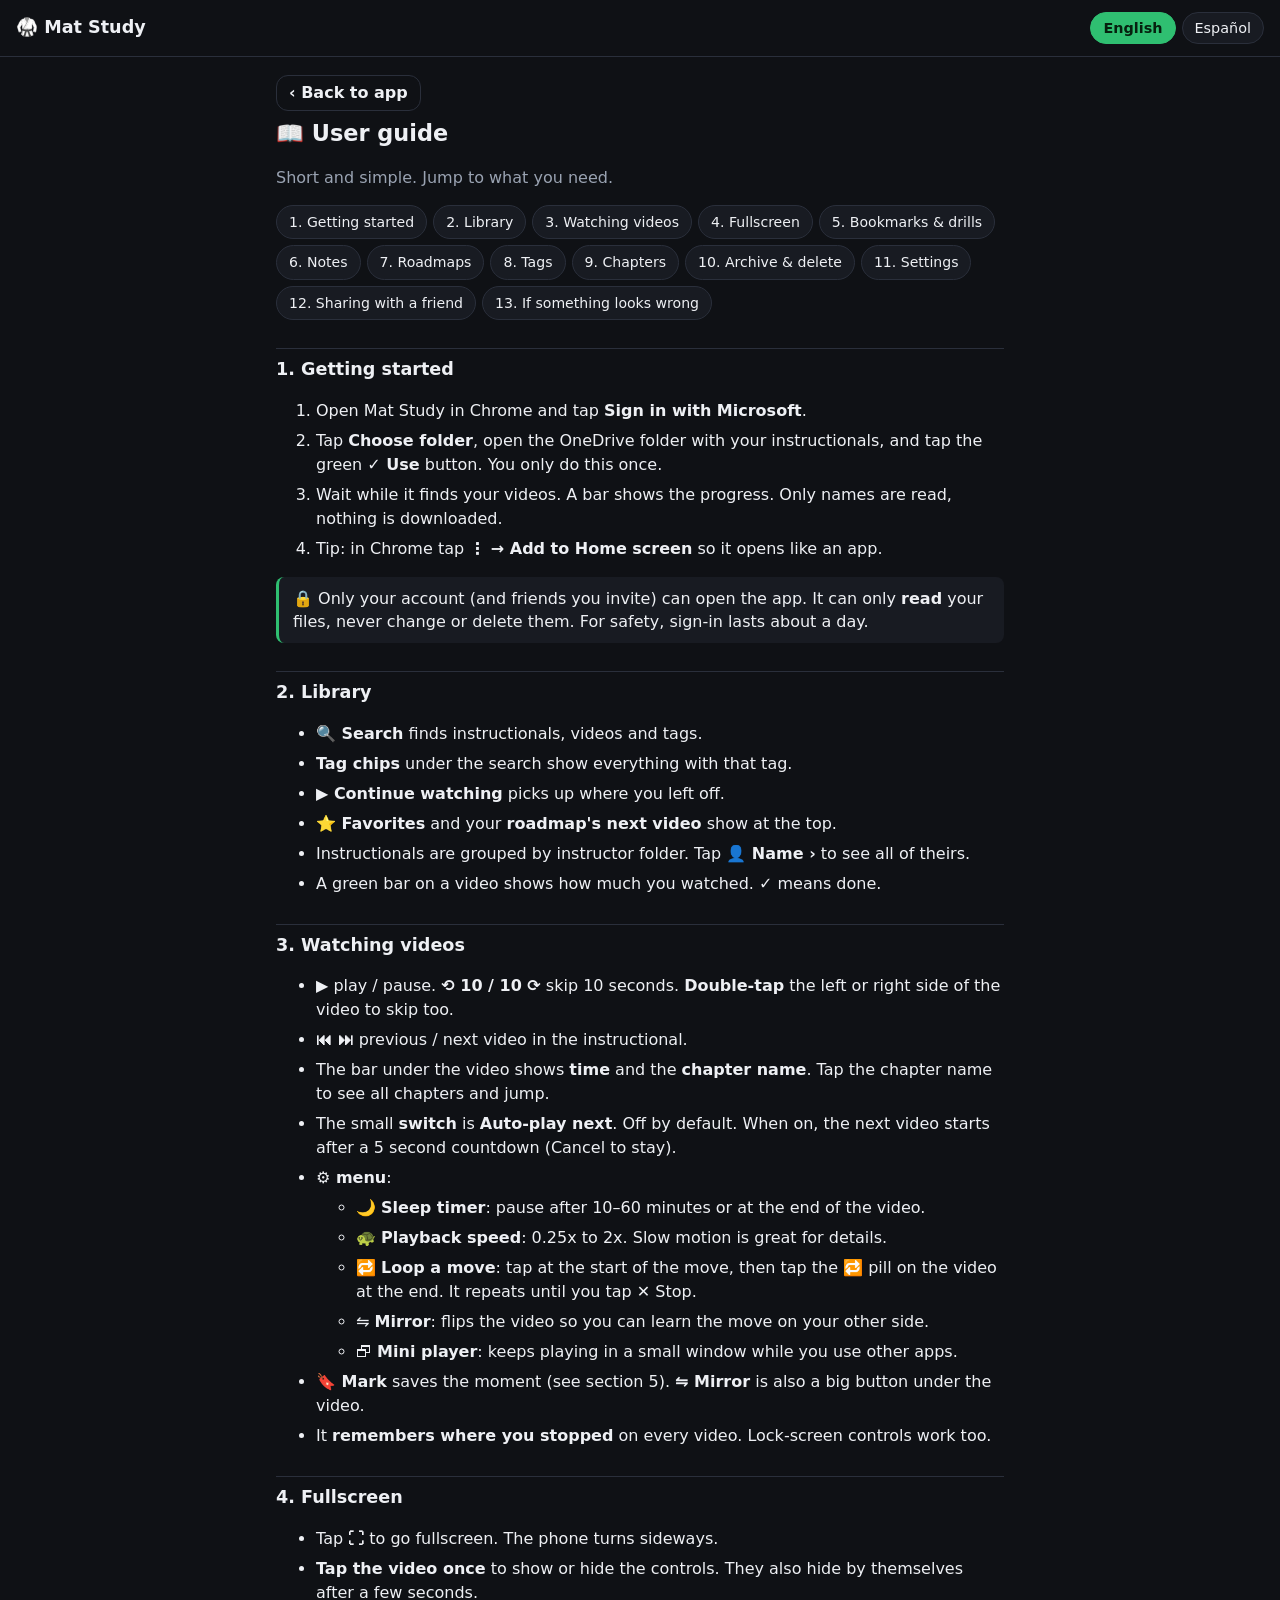
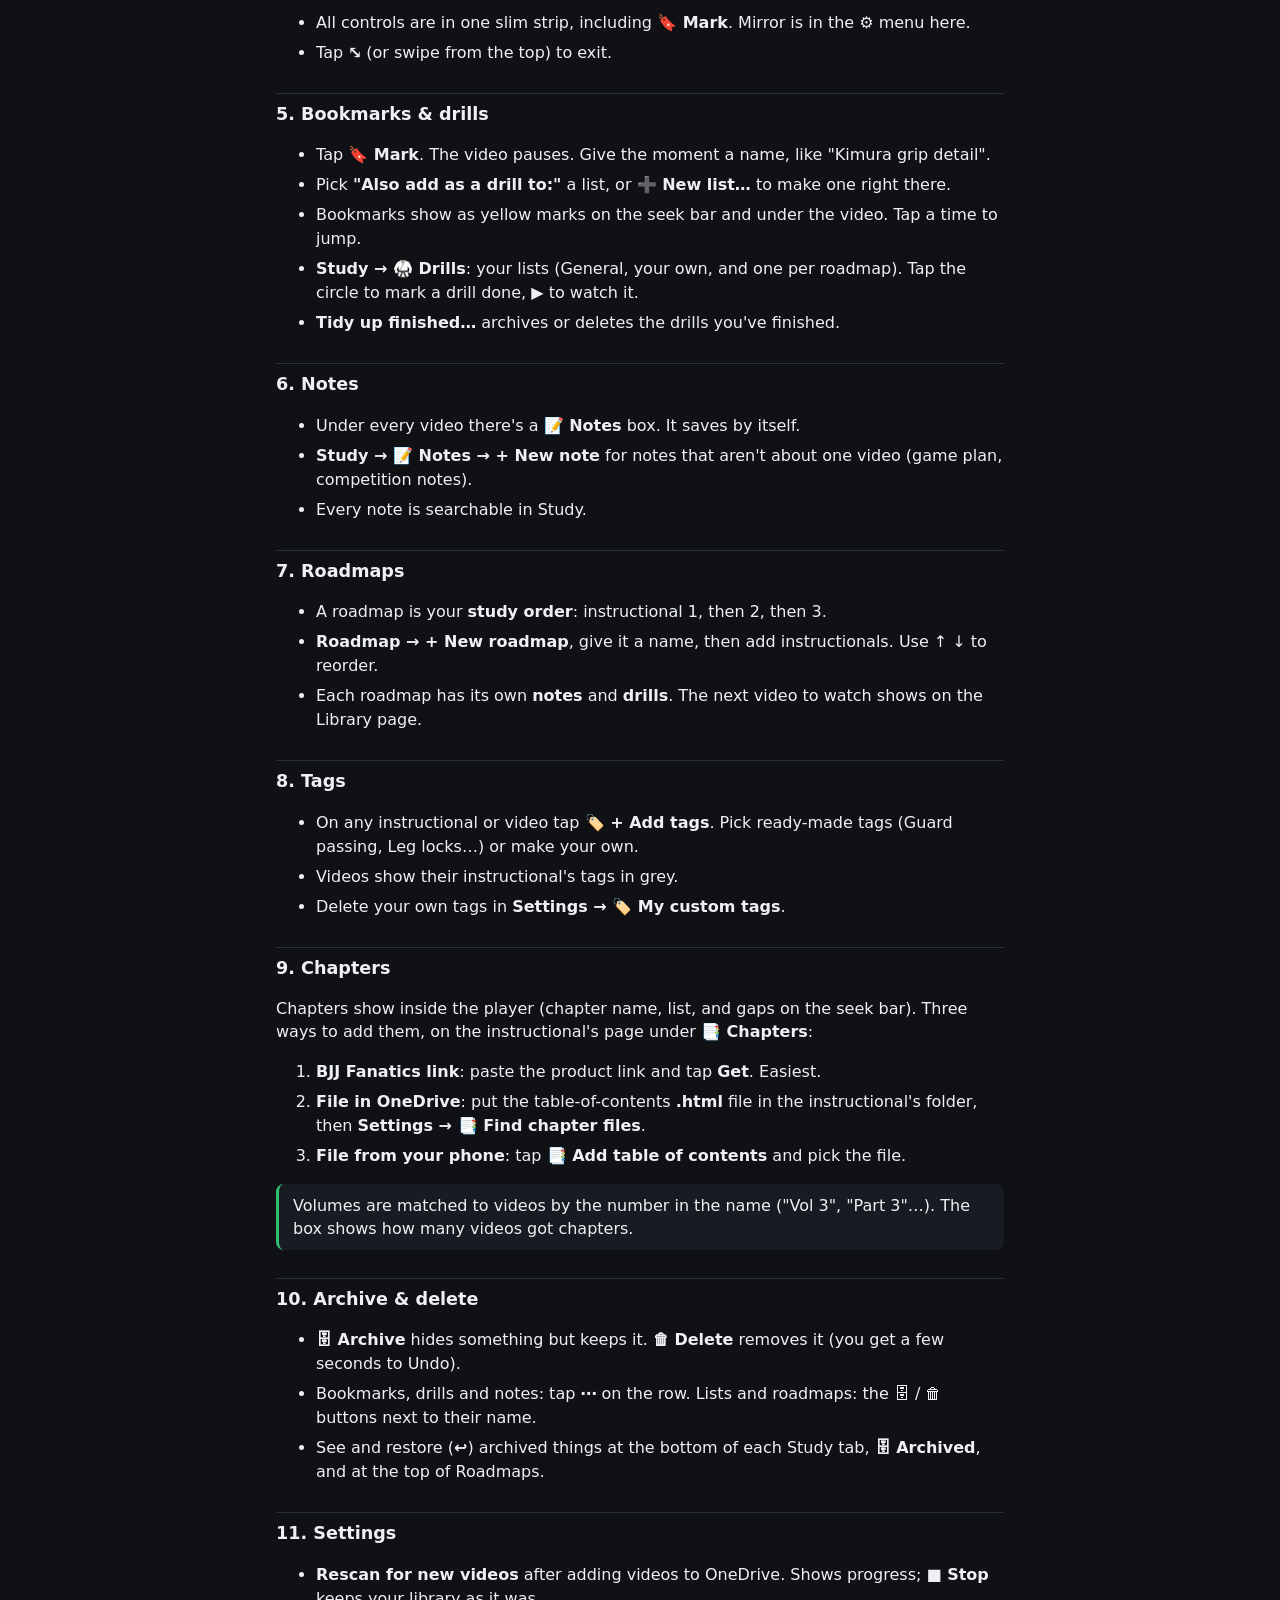
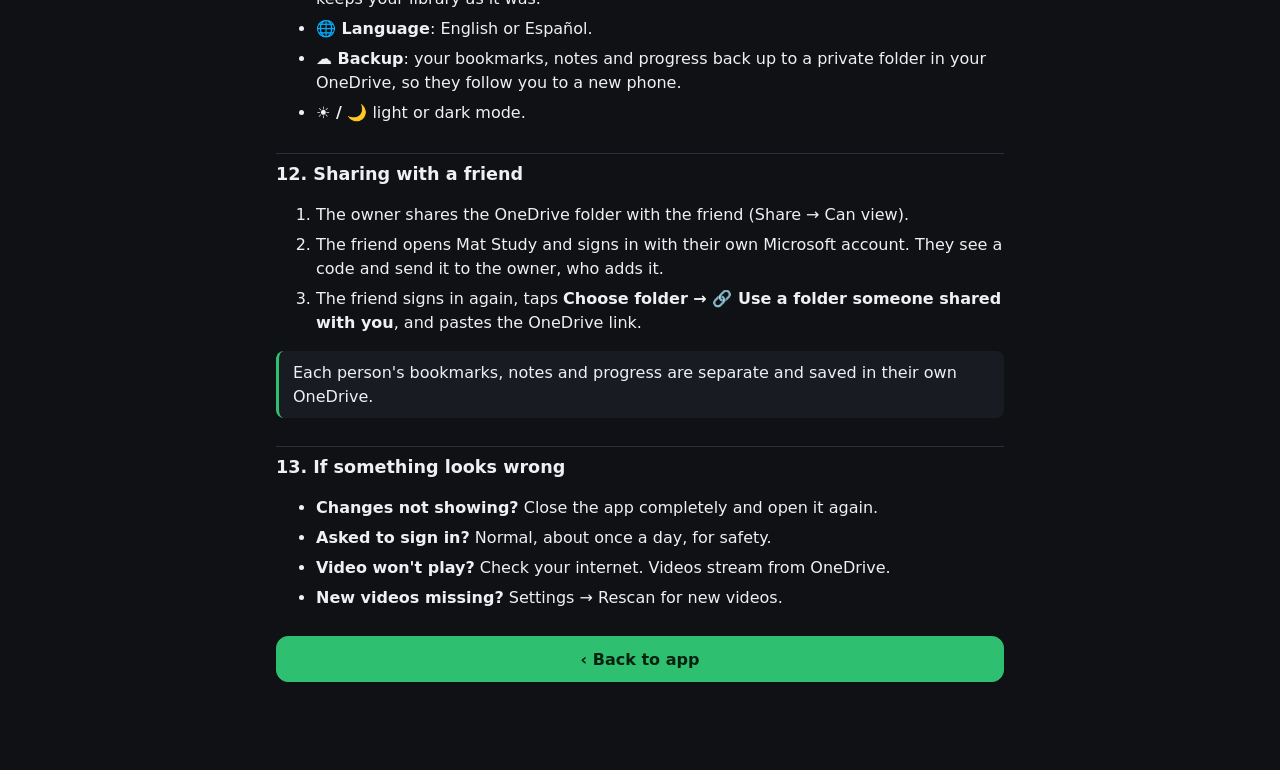
<file: guide.html>
<!doctype html>
<html lang="en">
<head>
  <meta charset="utf-8">
  <meta name="viewport" content="width=device-width, initial-scale=1, viewport-fit=cover">
  <meta http-equiv="Content-Security-Policy" content="default-src 'self'; script-src 'none'; style-src 'self'; img-src 'self'; base-uri 'none'; object-src 'none'; form-action 'none'">
  <meta name="referrer" content="no-referrer">
  <meta name="robots" content="noindex, nofollow">
  <meta name="theme-color" content="#0f1115">
  <title>Mat Study · User guide / Guía de uso</title>
  <link rel="icon" href="icons/icon-192.png">
  <link rel="stylesheet" href="styles.css?v=31">
</head>
<body class="guide">
  <header class="topbar">
    <span class="brand">🥋 Mat Study</span>
    <span class="topright"><a class="chip l-en" href="#en">English</a><a class="chip l-es" href="#es">Español</a></span>
  </header>
  <main>

  <!-- ===================== ENGLISH ===================== -->
  <section id="en" class="lang" lang="en">
    <a class="btn ghost sm" href="./#/settings">‹ Back to app</a>
    <h1>📖 User guide</h1>
    <p class="muted">Short and simple. Jump to what you need.</p>
    <nav class="toc">
      <a href="#en-start">1. Getting started</a><a href="#en-library">2. Library</a><a href="#en-player">3. Watching videos</a>
      <a href="#en-full">4. Fullscreen</a><a href="#en-bm">5. Bookmarks &amp; drills</a><a href="#en-notes">6. Notes</a>
      <a href="#en-road">7. Roadmaps</a><a href="#en-tags">8. Tags</a><a href="#en-ch">9. Chapters</a>
      <a href="#en-arch">10. Archive &amp; delete</a><a href="#en-set">11. Settings</a><a href="#en-friend">12. Sharing with a friend</a><a href="#en-help">13. If something looks wrong</a>
    </nav>

    <h2 id="en-start">1. Getting started</h2>
    <ol>
      <li>Open Mat Study in Chrome and tap <b>Sign in with Microsoft</b>.</li>
      <li>Tap <b>Choose folder</b>, open the OneDrive folder with your instructionals, and tap the green <b>✓ Use</b> button. You only do this once.</li>
      <li>Wait while it finds your videos. A bar shows the progress. Only names are read, nothing is downloaded.</li>
      <li>Tip: in Chrome tap <b>⋮ → Add to Home screen</b> so it opens like an app.</li>
    </ol>
    <p class="note">🔒 Only your account (and friends you invite) can open the app. It can only <b>read</b> your files, never change or delete them. For safety, sign-in lasts about a day.</p>

    <h2 id="en-library">2. Library</h2>
    <ul>
      <li><b>🔍 Search</b> finds instructionals, videos and tags.</li>
      <li><b>Tag chips</b> under the search show everything with that tag.</li>
      <li><b>▶ Continue watching</b> picks up where you left off.</li>
      <li><b>⭐ Favorites</b> and your <b>roadmap's next video</b> show at the top.</li>
      <li>Instructionals are grouped by instructor folder. Tap <b>👤 Name ›</b> to see all of theirs.</li>
      <li>A green bar on a video shows how much you watched. ✓ means done.</li>
    </ul>

    <h2 id="en-player">3. Watching videos</h2>
    <ul>
      <li><b>▶</b> play / pause. <b>⟲ 10 / 10 ⟳</b> skip 10 seconds. <b>Double-tap</b> the left or right side of the video to skip too.</li>
      <li><b>⏮ ⏭</b> previous / next video in the instructional.</li>
      <li>The bar under the video shows <b>time</b> and the <b>chapter name</b>. Tap the chapter name to see all chapters and jump.</li>
      <li>The small <b>switch</b> is <b>Auto-play next</b>. Off by default. When on, the next video starts after a 5 second countdown (Cancel to stay).</li>
      <li><b>⚙️ menu</b>:
        <ul>
          <li>🌙 <b>Sleep timer</b>: pause after 10–60 minutes or at the end of the video.</li>
          <li>🐢 <b>Playback speed</b>: 0.25x to 2x. Slow motion is great for details.</li>
          <li>🔁 <b>Loop a move</b>: tap at the start of the move, then tap the 🔁 pill on the video at the end. It repeats until you tap ✕ Stop.</li>
          <li>⇋ <b>Mirror</b>: flips the video so you can learn the move on your other side.</li>
          <li>🗗 <b>Mini player</b>: keeps playing in a small window while you use other apps.</li>
        </ul></li>
      <li><b>🔖 Mark</b> saves the moment (see section 5). <b>⇋ Mirror</b> is also a big button under the video.</li>
      <li>It <b>remembers where you stopped</b> on every video. Lock-screen controls work too.</li>
    </ul>

    <h2 id="en-full">4. Fullscreen</h2>
    <ul>
      <li>Tap <b>⛶</b> to go fullscreen. The phone turns sideways.</li>
      <li><b>Tap the video once</b> to show or hide the controls. They also hide by themselves after a few seconds.</li>
      <li>All controls are in one slim strip, including <b>🔖 Mark</b>. Mirror is in the ⚙️ menu here.</li>
      <li>Tap <b>⤡</b> (or swipe from the top) to exit.</li>
    </ul>

    <h2 id="en-bm">5. Bookmarks &amp; drills</h2>
    <ul>
      <li>Tap <b>🔖 Mark</b>. The video pauses. Give the moment a name, like "Kimura grip detail".</li>
      <li>Pick <b>"Also add as a drill to:"</b> a list, or <b>➕ New list…</b> to make one right there.</li>
      <li>Bookmarks show as yellow marks on the seek bar and under the video. Tap a time to jump.</li>
      <li><b>Study → 🥋 Drills</b>: your lists (General, your own, and one per roadmap). Tap the circle to mark a drill done, <b>▶</b> to watch it.</li>
      <li><b>Tidy up finished…</b> archives or deletes the drills you've finished.</li>
    </ul>

    <h2 id="en-notes">6. Notes</h2>
    <ul>
      <li>Under every video there's a <b>📝 Notes</b> box. It saves by itself.</li>
      <li><b>Study → 📝 Notes → + New note</b> for notes that aren't about one video (game plan, competition notes).</li>
      <li>Every note is searchable in Study.</li>
    </ul>

    <h2 id="en-road">7. Roadmaps</h2>
    <ul>
      <li>A roadmap is your <b>study order</b>: instructional 1, then 2, then 3.</li>
      <li><b>Roadmap → + New roadmap</b>, give it a name, then add instructionals. Use ↑ ↓ to reorder.</li>
      <li>Each roadmap has its own <b>notes</b> and <b>drills</b>. The next video to watch shows on the Library page.</li>
    </ul>

    <h2 id="en-tags">8. Tags</h2>
    <ul>
      <li>On any instructional or video tap <b>🏷️ + Add tags</b>. Pick ready-made tags (Guard passing, Leg locks…) or make your own.</li>
      <li>Videos show their instructional's tags in grey.</li>
      <li>Delete your own tags in <b>Settings → 🏷️ My custom tags</b>.</li>
    </ul>

    <h2 id="en-ch">9. Chapters</h2>
    <p>Chapters show inside the player (chapter name, list, and gaps on the seek bar). Three ways to add them, on the instructional's page under <b>📑 Chapters</b>:</p>
    <ol>
      <li><b>BJJ Fanatics link</b>: paste the product link and tap <b>Get</b>. Easiest.</li>
      <li><b>File in OneDrive</b>: put the table-of-contents <b>.html</b> file in the instructional's folder, then <b>Settings → 📑 Find chapter files</b>.</li>
      <li><b>File from your phone</b>: tap <b>📑 Add table of contents</b> and pick the file.</li>
    </ol>
    <p class="note">Volumes are matched to videos by the number in the name ("Vol 3", "Part 3"…). The box shows how many videos got chapters.</p>

    <h2 id="en-arch">10. Archive &amp; delete</h2>
    <ul>
      <li><b>🗄 Archive</b> hides something but keeps it. <b>🗑 Delete</b> removes it (you get a few seconds to Undo).</li>
      <li>Bookmarks, drills and notes: tap <b>⋯</b> on the row. Lists and roadmaps: the 🗄 / 🗑 buttons next to their name.</li>
      <li>See and restore (<b>↩</b>) archived things at the bottom of each Study tab, <b>🗄 Archived</b>, and at the top of Roadmaps.</li>
    </ul>

    <h2 id="en-set">11. Settings</h2>
    <ul>
      <li><b>Rescan for new videos</b> after adding videos to OneDrive. Shows progress; <b>■ Stop</b> keeps your library as it was.</li>
      <li><b>🌐 Language</b>: English or Español.</li>
      <li><b>☁️ Backup</b>: your bookmarks, notes and progress back up to a private folder in your OneDrive, so they follow you to a new phone.</li>
      <li><b>☀️ / 🌙</b> light or dark mode.</li>
    </ul>

    <h2 id="en-friend">12. Sharing with a friend</h2>
    <ol>
      <li>The owner shares the OneDrive folder with the friend (Share → Can view).</li>
      <li>The friend opens Mat Study and signs in with their own Microsoft account. They see a code and send it to the owner, who adds it.</li>
      <li>The friend signs in again, taps <b>Choose folder → 🔗 Use a folder someone shared with you</b>, and pastes the OneDrive link.</li>
    </ol>
    <p class="note">Each person's bookmarks, notes and progress are separate and saved in their own OneDrive.</p>

    <h2 id="en-help">13. If something looks wrong</h2>
    <ul>
      <li><b>Changes not showing?</b> Close the app completely and open it again.</li>
      <li><b>Asked to sign in?</b> Normal, about once a day, for safety.</li>
      <li><b>Video won't play?</b> Check your internet. Videos stream from OneDrive.</li>
      <li><b>New videos missing?</b> Settings → Rescan for new videos.</li>
    </ul>
    <p><a class="btn primary full" href="./#/settings">‹ Back to app</a></p>
  </section>

  <!-- ===================== ESPAÑOL ===================== -->
  <section id="es" class="lang" lang="es">
    <a class="btn ghost sm" href="./#/settings">‹ Volver a la app</a>
    <h1>📖 Guía de uso</h1>
    <p class="muted">Corta y sencilla. Ve directo a lo que necesites.</p>
    <nav class="toc">
      <a href="#es-start">1. Para empezar</a><a href="#es-library">2. Biblioteca</a><a href="#es-player">3. Ver videos</a>
      <a href="#es-full">4. Pantalla completa</a><a href="#es-bm">5. Marcadores y drills</a><a href="#es-notes">6. Notas</a>
      <a href="#es-road">7. Rutas</a><a href="#es-tags">8. Etiquetas</a><a href="#es-ch">9. Capítulos</a>
      <a href="#es-arch">10. Archivar y eliminar</a><a href="#es-set">11. Ajustes</a><a href="#es-friend">12. Compartir con un amigo</a><a href="#es-help">13. Si algo se ve mal</a>
    </nav>

    <h2 id="es-start">1. Para empezar</h2>
    <ol>
      <li>Abre Mat Study en Chrome y toca <b>Iniciar sesión con Microsoft</b>.</li>
      <li>Toca <b>Elegir carpeta</b>, abre la carpeta de OneDrive con tus instruccionales y toca el botón verde <b>✓ Usar</b>. Solo lo haces una vez.</li>
      <li>Espera mientras encuentra tus videos. Una barra muestra el progreso. Solo se leen los nombres, no se descarga nada.</li>
      <li>Consejo: en Chrome toca <b>⋮ → Agregar a la pantalla principal</b> para abrirla como una app.</li>
    </ol>
    <p class="note">🔒 Solo tu cuenta (y los amigos que invites) puede abrir la app. Solo puede <b>leer</b> tus archivos, nunca cambiarlos ni borrarlos. Por seguridad, la sesión dura alrededor de un día.</p>

    <h2 id="es-library">2. Biblioteca</h2>
    <ul>
      <li><b>🔍 Buscar</b> encuentra instruccionales, videos y etiquetas.</li>
      <li>Las <b>etiquetas</b> debajo de la búsqueda muestran todo lo que tiene esa etiqueta.</li>
      <li><b>▶ Seguir viendo</b> continúa donde lo dejaste.</li>
      <li>Tus <b>⭐ favoritos</b> y el <b>siguiente video de tu ruta</b> aparecen arriba.</li>
      <li>Los instruccionales se agrupan por carpeta de instructor. Toca <b>👤 Nombre ›</b> para ver todos los suyos.</li>
      <li>La barra verde en un video muestra cuánto viste. ✓ significa visto.</li>
    </ul>

    <h2 id="es-player">3. Ver videos</h2>
    <ul>
      <li><b>▶</b> reproducir / pausar. <b>⟲ 10 / 10 ⟳</b> saltar 10 segundos. <b>Doble toque</b> en el lado izquierdo o derecho del video también salta.</li>
      <li><b>⏮ ⏭</b> video anterior / siguiente del instruccional.</li>
      <li>La barra debajo del video muestra el <b>tiempo</b> y el <b>nombre del capítulo</b>. Toca el capítulo para ver la lista y saltar.</li>
      <li>El pequeño <b>interruptor</b> es la <b>reproducción automática</b>. Viene apagado. Si lo enciendes, el siguiente video empieza tras una cuenta de 5 segundos (Cancelar para quedarte).</li>
      <li><b>Menú ⚙️</b>:
        <ul>
          <li>🌙 <b>Temporizador</b>: pausa después de 10–60 minutos o al terminar el video.</li>
          <li>🐢 <b>Velocidad</b>: de 0.25x a 2x. La cámara lenta es ideal para los detalles.</li>
          <li>🔁 <b>Repetir un movimiento</b>: toca al inicio del movimiento y luego la píldora 🔁 en el video al final. Se repite hasta que toques ✕ Detener.</li>
          <li>⇋ <b>Espejo</b>: voltea el video para aprender el movimiento de tu otro lado.</li>
          <li>🗗 <b>Mini reproductor</b>: sigue reproduciendo en una ventanita mientras usas otras apps.</li>
        </ul></li>
      <li><b>🔖 Marcar</b> guarda el momento (ver sección 5). <b>⇋ Espejo</b> también es un botón grande debajo del video.</li>
      <li><b>Recuerda dónde te quedaste</b> en cada video. Los controles de la pantalla de bloqueo también funcionan.</li>
    </ul>

    <h2 id="es-full">4. Pantalla completa</h2>
    <ul>
      <li>Toca <b>⛶</b> para pantalla completa. El teléfono gira de lado.</li>
      <li><b>Toca el video una vez</b> para mostrar u ocultar los controles. También se ocultan solos tras unos segundos.</li>
      <li>Todos los controles están en una franja delgada, incluido <b>🔖 Marcar</b>. Aquí el Espejo está en el menú ⚙️.</li>
      <li>Toca <b>⤡</b> (o desliza desde arriba) para salir.</li>
    </ul>

    <h2 id="es-bm">5. Marcadores y drills</h2>
    <ul>
      <li>Toca <b>🔖 Marcar</b>. El video se pausa. Ponle un nombre al momento, como "Detalle del agarre de kimura".</li>
      <li>En <b>"Agregar también como drill a:"</b> elige una lista, o <b>➕ Lista nueva…</b> para crear una ahí mismo.</li>
      <li>Los marcadores aparecen como marcas amarillas en la barra y debajo del video. Toca un tiempo para saltar.</li>
      <li><b>Estudio → 🥋 Drills</b>: tus listas (General, las tuyas y una por cada ruta). Toca el círculo para marcar un drill como hecho y <b>▶</b> para verlo.</li>
      <li><b>Ordenar terminados…</b> archiva o elimina los drills que ya terminaste.</li>
    </ul>

    <h2 id="es-notes">6. Notas</h2>
    <ul>
      <li>Debajo de cada video hay un cuadro de <b>📝 Notas</b>. Se guarda solo.</li>
      <li><b>Estudio → 📝 Notas → + Nota nueva</b> para notas que no son de un video (plan de juego, notas de competencia).</li>
      <li>Todas las notas se pueden buscar en Estudio.</li>
    </ul>

    <h2 id="es-road">7. Rutas</h2>
    <ul>
      <li>Una ruta es tu <b>orden de estudio</b>: instruccional 1, luego 2, luego 3.</li>
      <li><b>Ruta → + Ruta nueva</b>, ponle un nombre y agrega instruccionales. Usa ↑ ↓ para reordenar.</li>
      <li>Cada ruta tiene sus propias <b>notas</b> y <b>drills</b>. El siguiente video aparece en la Biblioteca.</li>
    </ul>

    <h2 id="es-tags">8. Etiquetas</h2>
    <ul>
      <li>En cualquier instruccional o video toca <b>🏷️ + Agregar etiquetas</b>. Elige etiquetas listas (Guard passing, Leg locks…) o crea las tuyas.</li>
      <li>Los videos muestran en gris las etiquetas de su instruccional.</li>
      <li>Elimina tus etiquetas en <b>Ajustes → 🏷️ Mis etiquetas</b>.</li>
    </ul>

    <h2 id="es-ch">9. Capítulos</h2>
    <p>Los capítulos aparecen dentro del reproductor (nombre del capítulo, lista y cortes en la barra). Hay tres formas de agregarlos, en la página del instruccional bajo <b>📑 Capítulos</b>:</p>
    <ol>
      <li><b>Enlace de BJJ Fanatics</b>: pega el enlace del producto y toca <b>Obtener</b>. Lo más fácil.</li>
      <li><b>Archivo en OneDrive</b>: pon el archivo de índice <b>.html</b> en la carpeta del instruccional y luego <b>Ajustes → 📑 Buscar archivos de capítulos</b>.</li>
      <li><b>Archivo desde tu teléfono</b>: toca <b>📑 Agregar índice</b> y elige el archivo.</li>
    </ol>
    <p class="note">Los volúmenes se emparejan con los videos por el número en el nombre ("Vol 3", "Part 3"…). El cuadro muestra cuántos videos tienen capítulos.</p>

    <h2 id="es-arch">10. Archivar y eliminar</h2>
    <ul>
      <li><b>🗄 Archivar</b> oculta algo pero lo guarda. <b>🗑 Eliminar</b> lo quita (tienes unos segundos para Deshacer).</li>
      <li>Marcadores, drills y notas: toca <b>⋯</b> en la fila. Listas y rutas: los botones 🗄 / 🗑 junto a su nombre.</li>
      <li>Ve y restaura (<b>↩</b>) lo archivado al final de cada pestaña de Estudio, <b>🗄 Archivado</b>, y arriba en Rutas.</li>
    </ul>

    <h2 id="es-set">11. Ajustes</h2>
    <ul>
      <li><b>Buscar videos nuevos</b> después de agregar videos a OneDrive. Muestra el progreso; <b>■ Detener</b> deja tu biblioteca como estaba.</li>
      <li><b>🌐 Idioma</b>: English o Español.</li>
      <li><b>☁️ Respaldo</b>: tus marcadores, notas y progreso se respaldan en una carpeta privada de tu OneDrive, así te siguen a un teléfono nuevo.</li>
      <li><b>☀️ / 🌙</b> modo claro u oscuro.</li>
    </ul>

    <h2 id="es-friend">12. Compartir con un amigo</h2>
    <ol>
      <li>El dueño comparte la carpeta de OneDrive con el amigo (Compartir → Puede ver).</li>
      <li>El amigo abre Mat Study e inicia sesión con su propia cuenta de Microsoft. Ve un código y se lo envía al dueño, que lo agrega.</li>
      <li>El amigo vuelve a iniciar sesión, toca <b>Elegir carpeta → 🔗 Usar una carpeta que alguien compartió contigo</b> y pega el enlace de OneDrive.</li>
    </ol>
    <p class="note">Los marcadores, notas y progreso de cada persona son separados y se guardan en su propio OneDrive.</p>

    <h2 id="es-help">13. Si algo se ve mal</h2>
    <ul>
      <li><b>¿No ves los cambios?</b> Cierra la app por completo y ábrela de nuevo.</li>
      <li><b>¿Te pide iniciar sesión?</b> Es normal, más o menos una vez al día, por seguridad.</li>
      <li><b>¿El video no carga?</b> Revisa tu internet. Los videos se transmiten desde OneDrive.</li>
      <li><b>¿Faltan videos nuevos?</b> Ajustes → Buscar videos nuevos.</li>
    </ul>
    <p><a class="btn primary full" href="./#/settings">‹ Volver a la app</a></p>
  </section>

  </main>
</body>
</html>
</file>
<file: styles.css>
:root {
  --bg: #0f1115; --bg2: #181b22; --bg3: #232733; --fg: #eef0f4; --muted: #9aa3b2;
  --accent: #2fbf71; --accent-fg: #06210f; --danger: #e5484d; --line: #2a2f3b; --mark: #f5c542;
  color-scheme: dark;
}
[data-theme="light"] {
  --bg: #f6f7f9; --bg2: #ffffff; --bg3: #eceef2; --fg: #14171c; --muted: #5d6675;
  --accent: #1f9d57; --accent-fg: #ffffff; --line: #dde1e7; --mark: #c98b00;
  color-scheme: light;
}
* { box-sizing: border-box; -webkit-tap-highlight-color: transparent; }
html, body { margin: 0; background: var(--bg); color: var(--fg); font: 16px/1.45 system-ui, -apple-system, "Segoe UI", Roboto, sans-serif; }
body { padding-bottom: env(safe-area-inset-bottom); }
body.has-tabs { padding-bottom: calc(72px + env(safe-area-inset-bottom)); }
a { color: inherit; text-decoration: none; }
button, select, input, textarea { font: inherit; color: inherit; }
button { cursor: pointer; }
h1 { font-size: 1.4rem; margin: .4rem 0 .6rem; }
h2 { font-size: 1.1rem; margin: 0; }
h3 { font-size: 1rem; margin: 1.4rem 0 .5rem; }
.muted { color: var(--muted); }
.small { font-size: .88rem; }
[hidden] { display: none !important; }

.topbar { position: sticky; top: 0; z-index: 5; display: flex; align-items: center; justify-content: space-between; padding: 12px 16px; background: var(--bg); border-bottom: 1px solid var(--line); }
.brand { font-weight: 700; font-size: 1.1rem; }
.topright { display: flex; gap: 6px; align-items: center; }
.scanstate { background: var(--bg3); color: var(--fg); border-radius: 99px; padding: 2px 10px; font-size: .8rem; font-variant-numeric: tabular-nums; }
.scanstate[hidden] { display: none; }
.scanbox { margin: 12px 0 4px; padding: 12px; border-radius: 12px; background: var(--bg3); }
.scanbox p { margin: 8px 0; }
.scanbox .bar { background: var(--bg2); }
.scanbox .bar i { transition: width .3s; }
.bar.busy i { width: 30%; animation: busy 1.2s ease-in-out infinite alternate; }
@keyframes busy { from { margin-left: 0; } to { margin-left: 70%; } }
.netstate { background: var(--danger); color: #fff; border-radius: 99px; padding: 2px 10px; font-size: .8rem; }
main { padding: 12px 16px; max-width: 960px; margin: 0 auto; }

.tabbar { position: fixed; bottom: 0; left: 0; right: 0; z-index: 6; display: flex; background: var(--bg2); border-top: 1px solid var(--line); padding-bottom: env(safe-area-inset-bottom); }
.tabbar a { flex: 1; display: flex; flex-direction: column; align-items: center; gap: 2px; padding: 8px 0 10px; font-size: .8rem; color: var(--muted); }
.tabbar a span { font-size: 1.35rem; line-height: 1.2; }
.tabbar a.on { color: var(--accent); font-weight: 600; }

/* buttons */
.btn { display: inline-flex; align-items: center; justify-content: center; gap: 6px; min-height: 46px; padding: 10px 18px; border-radius: 12px; border: 1px solid var(--line); background: var(--bg3); font-weight: 600; }
.btn.primary { background: var(--accent); border-color: var(--accent); color: var(--accent-fg); }
.btn.ghost { background: transparent; }
.btn.danger { background: transparent; border-color: var(--danger); color: var(--danger); }
.btn.big { min-height: 56px; font-size: 1.1rem; padding: 12px 28px; }
.btn.sm { min-height: 36px; padding: 4px 12px; }
.btn.full { width: 100%; margin: 10px 0; }
.btn:disabled { opacity: .6; }
.btns { display: flex; flex-wrap: wrap; gap: 8px; margin-top: 8px; }
.ibtn { flex: none; display: inline-flex; align-items: center; justify-content: center; min-width: 44px; height: 44px; border-radius: 10px; border: 0; background: transparent; font-size: 1.05rem; }
.ibtn:active { background: var(--bg3); }

/* library rows */
section { margin: 6px 0 18px; }
.row-h { margin: 6px 0 10px; }
.row-title { display: flex; align-items: baseline; justify-content: space-between; gap: 10px; margin: 6px 0 10px; }
.row-title span { color: var(--muted); font-size: .9rem; white-space: nowrap; }
.row { display: flex; gap: 12px; overflow-x: auto; scroll-snap-type: x mandatory; scroll-padding: 0 16px; padding-bottom: 6px; margin: 0 -16px; padding-left: 16px; padding-right: 16px; scrollbar-width: none; }
.row::-webkit-scrollbar { display: none; }
.card { flex: none; width: 160px; scroll-snap-align: start; }
.thumb { position: relative; aspect-ratio: 16/9; border-radius: 10px; overflow: hidden; background: var(--bg3); }
.thumb img { width: 100%; height: 100%; object-fit: cover; display: block; }
.thumb.sm { width: 112px; flex: none; }
.ph { width: 100%; height: 100%; display: grid; place-items: center; font-size: 1.8rem; background: linear-gradient(135deg, var(--bg3), var(--bg2)); }
.badge { position: absolute; top: 6px; right: 6px; background: var(--accent); color: var(--accent-fg); border-radius: 99px; width: 24px; height: 24px; display: grid; place-items: center; font-size: .8rem; font-weight: 700; }
.bar { position: absolute; left: 0; right: 0; bottom: 0; height: 4px; background: rgba(0,0,0,.35); }
.bar i { display: block; height: 100%; width: 0; background: var(--accent); }
.bar.wide { position: relative; flex: 1; height: 8px; border-radius: 99px; overflow: hidden; background: var(--bg3); }
.ct { font-size: .88rem; margin-top: 6px; display: -webkit-box; -webkit-line-clamp: 2; -webkit-box-orient: vertical; overflow: hidden; }

/* lists */
.back { display: inline-block; color: var(--muted); padding: 6px 0; }
.progress-line { display: flex; align-items: center; gap: 12px; margin-bottom: 10px; color: var(--muted); font-size: .9rem; }
.list { list-style: none; margin: 0; padding: 0; }
.list > li { border-bottom: 1px solid var(--line); }
.vrow { display: flex; align-items: center; gap: 8px; padding: 10px 0; }
.vlink { flex: 1; display: flex; gap: 12px; align-items: center; min-width: 0; }
.vtxt { display: flex; flex-direction: column; min-width: 0; }
.vtxt b { font-weight: 600; font-size: .95rem; }
small { display: block; color: var(--muted); font-size: .82rem; }
.vrow.done .vtxt b { color: var(--muted); }
.check { flex: none; width: 40px; height: 40px; border-radius: 50%; border: 2px solid var(--line); background: transparent; color: transparent; font-weight: 700; }
.check.on { background: var(--accent); border-color: var(--accent); color: var(--accent-fg); }
.frow { display: flex; justify-content: space-between; align-items: center; gap: 8px; padding: 14px 4px; font-weight: 500; }
.frow small { flex: none; }
.crumb { display: flex; align-items: center; gap: 10px; margin: 8px 0; }

/* player */
.player { position: relative; margin: -12px -16px 0; background: #000; user-select: none; }
.vbox { position: relative; aspect-ratio: 16/9; background: #000; }
.vbox video { width: 100%; height: 100%; display: block; object-fit: contain; }
.tap { position: absolute; top: 0; bottom: 0; width: 50%; touch-action: manipulation; }
.tap.l { left: 0; } .tap.r { right: 0; }
.vmsg { position: absolute; inset: auto 0 12px 0; text-align: center; color: #fff; font-size: .9rem; pointer-events: none; text-shadow: 0 1px 3px #000; }
.flash { position: absolute; top: 50%; left: 50%; transform: translate(-50%, -50%); padding: 10px 16px; border-radius: 99px; background: rgba(0,0,0,.6); color: #fff; font-weight: 700; opacity: 0; transition: opacity .15s; pointer-events: none; }
.flash.l { left: 25%; } .flash.r { left: 75%; }
.flash.show { opacity: 1; }
.upnext { position: absolute; inset: 0; z-index: 3; display: flex; flex-direction: column; align-items: center; justify-content: center; gap: 6px; padding: 12px; background: rgba(0,0,0,.78); color: #fff; text-align: center; }
.upnext[hidden] { display: none; }
.upnext .upname { font-weight: 700; max-width: 90%; overflow: hidden; text-overflow: ellipsis; white-space: nowrap; }
.upnext .btns { display: flex; gap: 8px; margin-top: 4px; }
.ctl { background: #0b0c10; color: #fff; padding: 4px 12px 10px; transition: opacity .25s; }
.seekwrap { position: relative; height: 32px; display: flex; align-items: center; }
.marks { position: absolute; left: 8px; right: 8px; top: 50%; height: 0; pointer-events: none; z-index: 1; }
.mk { position: absolute; top: -9px; width: 3px; height: 18px; margin-left: -1px; background: var(--mark); border-radius: 2px; }
.lz { position: absolute; top: -5px; height: 10px; background: rgba(47,191,113,.45); border-radius: 3px; }
#seek { width: 100%; accent-color: var(--accent); height: 28px; margin: 0; }
.ctlrow { display: flex; align-items: center; justify-content: center; gap: 10px; }
.time { width: 64px; font-size: .85rem; font-variant-numeric: tabular-nums; color: #cfd3da; text-align: center; }
.cbtn { min-width: 64px; height: 52px; border-radius: 14px; border: 0; background: #1c1f27; color: #fff; font-size: 1rem; font-weight: 700; }
.cbtn.play { min-width: 72px; height: 60px; border-radius: 50%; background: var(--accent); color: #06210f; font-size: 1.4rem; }
.cbtn:active, .tool:active { filter: brightness(1.3); }
.tools { justify-content: space-between; margin-top: 8px; gap: 4px; }
.tool { flex: 1; display: flex; flex-direction: column; align-items: center; gap: 1px; padding: 6px 2px; min-height: 52px; border: 0; border-radius: 10px; background: #1c1f27; color: #fff; font-size: .75rem; }
.tool span { font-size: 1.15rem; line-height: 1.2; }
.tool em { font-style: normal; }
.tool.on { background: var(--accent); color: #06210f; }
.cbtn.sm { min-width: 44px; background: transparent; font-size: 1.2rem; }
.cbtn:disabled { opacity: .3; }
.tools .tool { flex-direction: row; justify-content: center; gap: 6px; min-height: 44px; font-size: .9rem; }

/* YouTube-style info row: time, chapter, auto-play, settings, fullscreen */
.ctlrow.info { justify-content: flex-start; gap: 5px; margin: 2px -4px 8px; }
.pill { flex: none; height: 34px; padding: 0 10px; border-radius: 99px; border: 0; background: rgba(255,255,255,.1); color: #e8eaef; font-size: .82rem; font-variant-numeric: tabular-nums; display: inline-flex; align-items: center; white-space: nowrap; }
.pill.chap { flex: 0 1 auto; min-width: 0; gap: 4px; }
.pill.chap span { overflow: hidden; text-overflow: ellipsis; }
.pill.chap b { flex: none; font-size: 1rem; }
.apsw { flex: none; margin-left: auto; width: 44px; height: 22px; border: 0; border-radius: 99px; background: #555b66; position: relative; padding: 0; }
.apsw i { position: absolute; top: -3px; left: -2px; width: 28px; height: 28px; border-radius: 50%; background: #c9ccd3; color: #222; font-style: normal; font-size: .6rem; display: grid; place-items: center; transition: left .15s; }
.apsw.on { background: #e8eaef; }
.apsw.on i { left: 18px; background: #fff; }
.ic { flex: none; width: 34px; height: 40px; border: 0; border-radius: 50%; background: transparent; color: #fff; font-size: 1.25rem; }
.ic:active, .pill:active { background: rgba(255,255,255,.18); }

/* chapter gaps on the seek bar + drag tip */
.cg { position: absolute; top: -4px; width: 3px; height: 8px; margin-left: -1px; background: #0b0c10; z-index: 2; }
.seektip { position: absolute; bottom: 30px; transform: translateX(-50%); z-index: 3; max-width: 70%; padding: 4px 10px; border-radius: 99px; background: rgba(0,0,0,.85); color: #fff; font-size: .8rem; white-space: nowrap; overflow: hidden; text-overflow: ellipsis; pointer-events: none; }
.seektip[hidden] { display: none; }

/* loop pill on the video */
.looppill { position: absolute; top: 10px; left: 50%; transform: translateX(-50%); z-index: 2; max-width: 92%; padding: 8px 14px; border-radius: 99px; border: 0; background: rgba(0,0,0,.75); color: #fff; font-size: .85rem; font-weight: 600; white-space: nowrap; }
.looppill.on { background: var(--accent); color: #06210f; }
.looppill[hidden] { display: none; }

/* ⚙️ menu / chapters sheet */
.sheetwrap { position: absolute; inset: 0; z-index: 5; background: rgba(0,0,0,.45); display: flex; align-items: flex-end; }
.sheetwrap[hidden] { display: none; }
.sheet { width: 100%; max-height: 100%; overflow-y: auto; background: #212329; color: #fff; border-radius: 14px 14px 0 0; padding: 6px 0 10px; }
.player.fs .sheet { max-width: 520px; margin: 0 auto; }
.mrow { display: flex; align-items: center; gap: 12px; width: 100%; min-height: 52px; padding: 8px 18px; border: 0; background: transparent; color: inherit; text-align: left; font-size: .95rem; }
.mrow:active, .mrow.cur { background: rgba(255,255,255,.1); }
.mrow .mi { flex: none; width: 24px; text-align: center; font-size: 1.1rem; }
.mrow .ml { flex: 1; min-width: 0; }
.mrow .mv { color: #aab0bb; font-size: .88rem; }
.mrow b { color: #aab0bb; }
.mhead { display: flex; align-items: center; gap: 6px; padding: 4px 10px 4px 8px; border-bottom: 1px solid rgba(255,255,255,.1); margin-bottom: 4px; }
.mhead b { flex: 1; font-size: 1rem; }
.mnote { margin: 6px 18px; color: #aab0bb; }
.chap-item .tbtn { min-width: 58px; height: 30px; display: grid; place-items: center; font-size: .85rem; }

/* chapter list under the video */
.chlist li { padding: 0; }
.chrow { display: flex; align-items: center; gap: 10px; width: 100%; padding: 6px 4px; border: 0; border-radius: 10px; background: transparent; color: inherit; text-align: left; font-size: .95rem; }
.chrow .tbtn { display: grid; place-items: center; }
.chrow.cur { background: var(--bg3); font-weight: 600; }

/* bookmark popup: drill list picker */
.fld { display: flex; flex-direction: column; gap: 6px; margin: 14px 0 4px; font-size: .95rem; }
.fld select, #dlgNew { width: 100%; min-height: 46px; padding: 10px 12px; border-radius: 12px; border: 1px solid var(--line); background: var(--bg2); color: var(--fg); font-size: 1rem; }
#dlgNew { margin-top: 8px; }
#dlgNew[hidden] { display: none; }

/* fullscreen: the video fills the screen exactly (no zoom/crop); controls are one slim strip */
.player.fs { margin: 0; width: 100vw; height: 100vh; height: 100dvh; overflow: hidden; }
.player.fs .vbox { position: absolute; inset: 0; aspect-ratio: auto; }
.player.fs .vbox video { position: absolute; inset: 0; width: 100%; height: 100%; object-fit: contain; }
.player.fs .ctl { position: absolute; left: 0; right: 0; bottom: 0; display: flex; flex-wrap: wrap; align-items: center; gap: 4px 6px;
  background: linear-gradient(transparent, rgba(0,0,0,.8) 45%); padding: 26px max(16px, env(safe-area-inset-right)) max(8px, env(safe-area-inset-bottom)) max(16px, env(safe-area-inset-left)); }
.player.fs .seekwrap { flex: 0 0 100%; height: 26px; }
.player.fs .ctlrow { display: contents; }
.player.fs .ctlrow.tools { display: contents; }
.player.fs #mirror { display: none; }
.player.fs #bm { order: 8; margin-left: auto; flex: none; min-height: 40px; padding: 0 14px; border-radius: 99px; background: rgba(255,255,255,.14); font-size: .9rem; }
.player.fs #time { order: 1; }
.player.fs #chapBtn { order: 2; flex: 1 1 0; min-width: 0; max-width: 30vw; }
.player.fs #prevV { order: 3; margin-left: auto; }
.player.fs #back10 { order: 4; } .player.fs #play { order: 5; } .player.fs #fwd10 { order: 6; } .player.fs #nextV { order: 7; }
.player.fs #apBtn { order: 9; margin-left: 4px; } .player.fs #gear { order: 10; } .player.fs #fs { order: 11; }
.player.fs .cbtn { height: 40px; min-width: 50px; border-radius: 12px; font-size: .9rem; background: rgba(255,255,255,.12); }
.player.fs .cbtn.sm { min-width: 36px; background: transparent; }
.player.fs .cbtn.play { height: 44px; min-width: 52px; border-radius: 50%; font-size: 1.1rem; background: var(--accent); }
.player.fs .sheetwrap { z-index: 6; }
.player.hidectl .ctl { opacity: 0; pointer-events: none; }
.player.hidectl { cursor: none; }

.watch-info { padding-top: 12px; }
.actions { display: flex; gap: 8px; flex-wrap: wrap; margin-top: 12px; }
.bmrow { display: flex; align-items: center; gap: 6px; padding: 4px 0; }
.bml { flex: 1; min-width: 0; overflow-wrap: anywhere; }
.tbtn { flex: none; min-width: 64px; height: 40px; border-radius: 10px; border: 0; background: var(--bg3); color: var(--mark); font-weight: 700; font-variant-numeric: tabular-nums; }
textarea { width: 100%; border-radius: 12px; border: 1px solid var(--line); background: var(--bg2); padding: 12px; resize: vertical; }

/* study */
.seg { display: flex; background: var(--bg3); border-radius: 12px; padding: 4px; margin-bottom: 12px; }
.seg a { flex: 1; text-align: center; padding: 10px 4px; border-radius: 9px; font-size: .9rem; color: var(--muted); }
.seg a.on { background: var(--bg2); color: var(--fg); font-weight: 600; }
.search, .addrow input, #dlgIn { width: 100%; min-height: 46px; padding: 10px 14px; border-radius: 12px; border: 1px solid var(--line); background: var(--bg2); }
.search { margin-bottom: 8px; }
.addrow { display: flex; gap: 8px; margin-bottom: 10px; }
.srow, .drow { display: flex; align-items: center; gap: 6px; padding: 10px 0; }
.srow > a { flex: 1; min-width: 0; }
.srow b { font-weight: 600; }
.srow.note p { margin: 4px 0; white-space: pre-wrap; overflow-wrap: anywhere; display: -webkit-box; -webkit-line-clamp: 4; -webkit-box-orient: vertical; overflow: hidden; }
.dtxt { flex: 1; min-width: 0; overflow-wrap: anywhere; }
.drow.done .dtxt { text-decoration: line-through; color: var(--muted); }

.count { position: absolute; left: 6px; bottom: 10px; background: rgba(0,0,0,.7); color: #fff; font-size: .72rem; padding: 1px 7px; border-radius: 99px; }
.card small { margin-top: 2px; }
a.vrow { color: inherit; }

/* chips (pick a list / roadmap) */
.chips { display: flex; gap: 8px; overflow-x: auto; padding: 2px 0 10px; scrollbar-width: none; }
.chips::-webkit-scrollbar { display: none; }
.chip { flex: none; min-height: 40px; padding: 6px 14px; border-radius: 99px; border: 1px solid var(--line); background: var(--bg2); font-size: .9rem; white-space: nowrap; }
.chip.on { background: var(--accent); border-color: var(--accent); color: var(--accent-fg); font-weight: 600; }
.chip.add { border-style: dashed; color: var(--muted); }
.rmhead { display: flex; align-items: center; gap: 4px; margin: 6px 0 2px; }
.rmhead h2 { flex: 1; min-width: 0; font-size: 1.2rem; overflow-wrap: anywhere; }
.title-in { font-size: 1.15rem; font-weight: 700; margin: 6px 0 10px; }
.rowbetween { display: flex; justify-content: space-between; align-items: center; margin-top: 10px; }
.choices { display: flex; flex-direction: column; gap: 0; max-height: 55vh; overflow-y: auto; }
.choices .btn { margin: 4px 0; justify-content: flex-start; }
.link { color: var(--accent); font-weight: 600; }

/* tags */
.tags { display: flex; flex-wrap: wrap; gap: 6px; margin: 10px 0 4px; }
.tag { display: inline-flex; align-items: center; min-height: 32px; padding: 4px 12px; border-radius: 99px; background: rgba(47,191,113,.15); color: var(--accent); border: 1px solid rgba(47,191,113,.35); font-size: .85rem; font-weight: 600; white-space: nowrap; }
.tag.inh { background: transparent; color: var(--muted); border-color: var(--line); font-weight: 500; }
.tag.add { background: transparent; border: 1px dashed var(--line); color: var(--muted); font-weight: 500; }
.tagrow { margin-bottom: 6px; }
.tagpick { display: flex; flex-wrap: wrap; gap: 8px; max-height: 45vh; overflow-y: auto; margin-bottom: 12px; }
.tagpick .chip { min-height: 38px; }
.addrow .btn { flex: none; white-space: nowrap; }

/* roadmap */
.next-card { display: flex; gap: 12px; align-items: center; padding: 12px; margin-bottom: 16px; border-radius: 14px; background: var(--bg2); border: 1px solid var(--accent); }
.next-card .thumb { width: 120px; flex: none; }
.ntxt { display: flex; flex-direction: column; min-width: 0; }
.ntxt b { font-size: 1rem; }
.ntxt span { font-size: .88rem; color: var(--muted); overflow: hidden; text-overflow: ellipsis; white-space: nowrap; }
.road { list-style: none; margin: 8px 0 0; padding: 0; position: relative; }
.step { display: flex; gap: 12px; align-items: flex-start; padding: 12px 0; position: relative; }
.step:not(:last-child)::after { content: ''; position: absolute; left: 17px; top: 50px; bottom: -12px; width: 2px; background: var(--line); }
.dot { flex: none; width: 36px; height: 36px; border-radius: 50%; display: grid; place-items: center; font-weight: 700; background: var(--bg3); border: 2px solid var(--line); z-index: 1; }
.step.cur .dot { background: var(--accent); border-color: var(--accent); color: var(--accent-fg); }
.step.done .dot { background: transparent; border-color: var(--accent); color: var(--accent); }
.step.done b { color: var(--muted); }
.sbody { flex: 1; min-width: 0; display: flex; flex-direction: column; gap: 6px; }
.sbody b { font-weight: 600; }
.step.cur { background: var(--bg2); border-radius: 14px; padding: 12px 8px; margin: 4px -8px; }
.cont { align-self: flex-start; max-width: 100%; overflow: hidden; text-overflow: ellipsis; white-space: nowrap; display: block; line-height: 28px; }
.sbtns { display: flex; flex-direction: column; flex: none; }
.sbtns .ibtn { height: 34px; min-width: 40px; }
.ibtn:disabled { opacity: .25; }
.center-text { text-align: center; margin: 16px 0; }
.tabbar a { font-size: .74rem; }

/* settings */
.panel { background: var(--bg2); border: 1px solid var(--line); border-radius: 14px; padding: 4px 16px 16px; margin-bottom: 14px; }
.panel h3 { margin-top: 14px; }
.plain { list-style: none; padding: 0; margin: 0 0 10px; }
.plain li { padding: 3px 0; }

/* empty / gate */
.empty { text-align: center; padding: 40px 12px; }
.empty p { color: var(--muted); max-width: 420px; margin: 8px auto 18px; }
.big-emoji { font-size: 3rem; }
.gate { padding-top: 12vh; }
.center { display: grid; place-items: center; padding: 60px 0; }
.owner { display: block; margin: 0 auto 16px; padding: 12px; border-radius: 10px; background: var(--bg3); font-size: .95rem; word-break: break-all; max-width: 360px; user-select: all; }
.spinner { width: 40px; height: 40px; margin: 0 auto 12px; border-radius: 50%; border: 4px solid var(--bg3); border-top-color: var(--accent); animation: spin 1s linear infinite; }
@keyframes spin { to { transform: rotate(360deg); } }

/* toast + dialog */
.toast { position: fixed; left: 50%; bottom: calc(86px + env(safe-area-inset-bottom)); transform: translate(-50%, 20px); z-index: 2147483647; display: flex; align-items: center; gap: 12px; max-width: calc(100vw - 24px); padding: 12px 16px; border-radius: 12px; background: #262b36; color: #fff; box-shadow: 0 6px 24px rgba(0,0,0,.35); opacity: 0; pointer-events: none; transition: opacity .2s, transform .2s; }
.toast.show { opacity: 1; transform: translate(-50%, 0); pointer-events: auto; }
.toast button { border: 0; background: transparent; color: #5ee39a; font-weight: 700; padding: 6px; white-space: nowrap; }
#dlg { border: 1px solid var(--line); border-radius: 16px; background: var(--bg2); color: var(--fg); width: min(440px, calc(100vw - 24px)); padding: 18px; }
#dlg::backdrop { background: rgba(0,0,0,.55); }
#dlg h3 { margin: 0 0 12px; }
.chk { display: flex; align-items: center; gap: 10px; margin: 14px 0 4px; font-size: .95rem; }
.chk input { width: 22px; height: 22px; accent-color: var(--accent); }
.dlg-btns { display: flex; justify-content: flex-end; gap: 8px; margin-top: 16px; }
#dlg { overflow-y: auto; }
/* short screens (landscape with the keyboard open): compact popup at the top */
#dlg.short { width: min(720px, calc(100vw - 24px)); padding: 10px 14px; margin-bottom: auto; }
#dlg.short h3 { font-size: 1rem; margin: 0 0 6px; }
#dlg.short #dlgIn, #dlg.short #dlgNew { min-height: 38px; padding: 6px 12px; }
#dlg.short .fld { flex-direction: row; align-items: center; gap: 8px; margin: 6px 0 0; font-size: .9rem; white-space: nowrap; }
#dlg.short .fld select { flex: 1; min-height: 38px; padding: 6px 10px; }
#dlg.short #dlgNew { margin-top: 6px; }
#dlg.short .dlg-btns { margin-top: 8px; }
#dlg.short .dlg-btns .btn { min-height: 38px; padding: 6px 16px; }

@media (min-width: 900px) {
  .player { margin: 0; border-radius: 14px; overflow: hidden; }
  .card { width: 200px; }
}
.tocor { margin: 14px 0 6px; }
.archlink { margin-top: 16px; color: var(--muted); }
.srow.note { align-items: flex-start; }

/* user guide page (guide.html): one language at a time, English unless a Spanish link was opened */
.guide main { max-width: 760px; padding-bottom: 60px; }
.guide .lang { display: none; }
.guide:not(:has(#es:target, #es :target)) #en { display: block; }
.guide:has(#es:target, #es :target) #es { display: block; }
.guide h2 { margin-top: 28px; padding-top: 8px; border-top: 1px solid var(--line); scroll-margin-top: 70px; }
.guide li { margin: 6px 0; line-height: 1.5; }
.guide ul ul { margin-top: 4px; }
.guide .toc { display: flex; flex-wrap: wrap; gap: 6px; margin: 12px 0 8px; }
.guide .toc a { padding: 6px 12px; border-radius: 99px; background: var(--bg2); border: 1px solid var(--line); font-size: .88rem; }
.guide .note { background: var(--bg2); border-left: 3px solid var(--accent); padding: 10px 14px; border-radius: 8px; }
.guide .topright .chip { min-height: 32px; padding: 4px 12px; display: inline-flex; align-items: center; }
/* highlight the language the guide is showing */
.guide:not(:has(#es:target, #es :target)) .l-en, .guide:has(#es:target, #es :target) .l-es { background: var(--accent); border-color: var(--accent); color: var(--accent-fg); font-weight: 600; }
.guide .lang { scroll-margin-top: 70px; }
</file>
